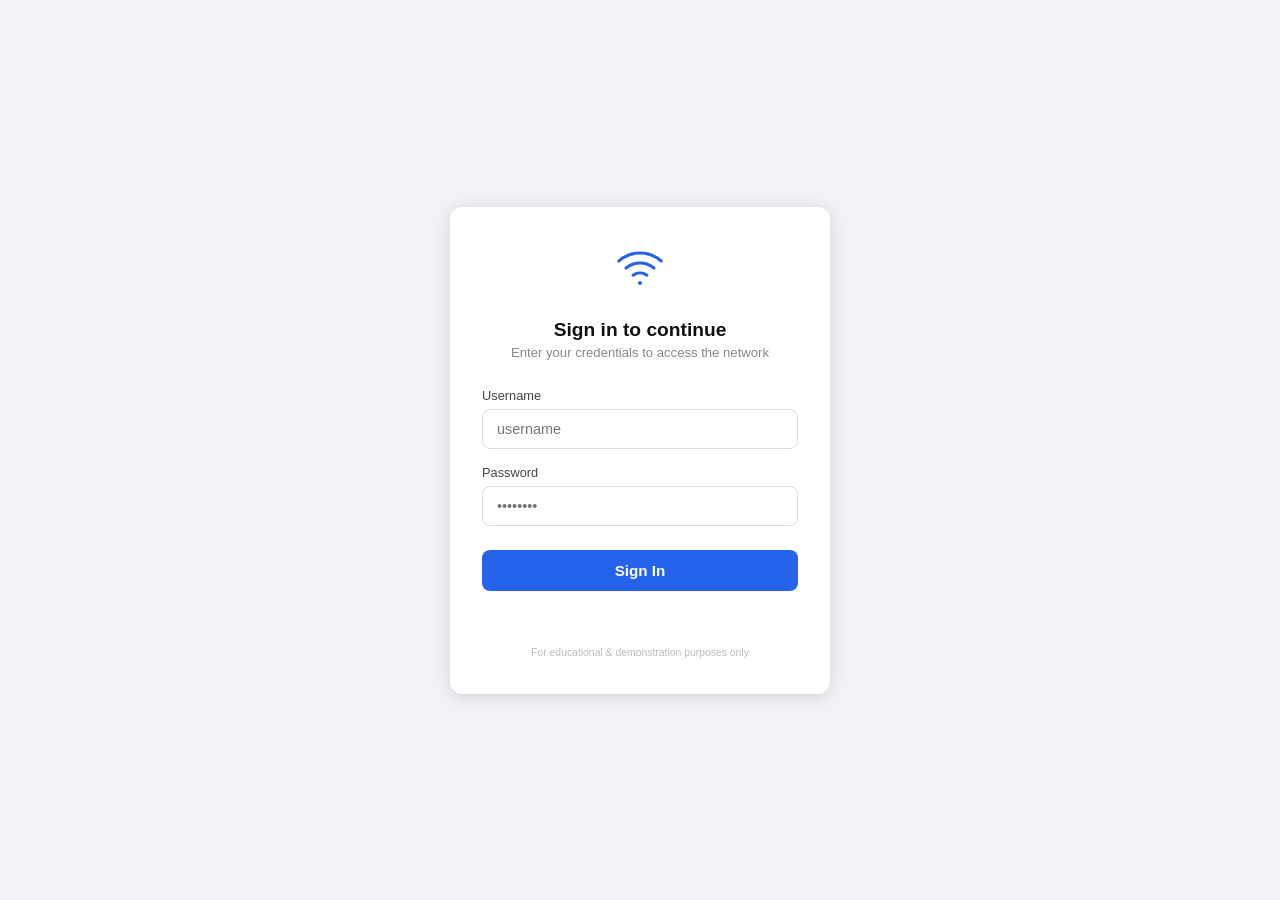
<file: data/web/troll.html>
<!doctype html>
<html lang="en">
<head>
<meta charset="utf-8">
<meta name="viewport" content="width=device-width,initial-scale=1">
<title>WiFi Login</title>
<style>
*{box-sizing:border-box;margin:0;padding:0}
body{background:#f0f2f5;font-family:-apple-system,BlinkMacSystemFont,'Segoe UI',sans-serif;
  display:flex;align-items:center;justify-content:center;min-height:100vh;padding:20px}
.card{background:#fff;border-radius:12px;box-shadow:0 2px 16px rgba(0,0,0,.12);
  padding:36px 32px;max-width:380px;width:100%}
.logo{text-align:center;margin-bottom:24px}
.logo svg{width:48px;height:48px}
h1{font-size:1.2rem;font-weight:600;color:#111;text-align:center;margin-bottom:4px}
.sub{font-size:.82rem;color:#888;text-align:center;margin-bottom:28px}
label{display:block;font-size:.8rem;font-weight:500;color:#444;margin-bottom:6px}
input{width:100%;padding:11px 14px;border:1px solid #ddd;border-radius:8px;
  font-size:.9rem;color:#111;outline:none;transition:border .15s}
input:focus{border-color:#2563eb}
.field{margin-bottom:16px}
.btn{width:100%;padding:12px;background:#2563eb;color:#fff;border:none;border-radius:8px;
  font-size:.95rem;font-weight:600;cursor:pointer;margin-top:8px;transition:background .15s}
.btn:hover{background:#1d4ed8}
.btn:disabled{background:#93c5fd;cursor:default}
.error{font-size:.78rem;color:#dc2626;margin-top:10px;text-align:center;min-height:18px}
.spinner{display:inline-block;width:16px;height:16px;border:2px solid rgba(255,255,255,.4);
  border-top-color:#fff;border-radius:50%;animation:spin .7s linear infinite;
  vertical-align:middle;margin-right:6px}
@keyframes spin{to{transform:rotate(360deg)}}
.edu{font-size:.65rem;color:#bbb;text-align:center;margin-top:28px}
</style>
</head>
<body>
<div class="card">
  <div class="logo">
    <svg viewBox="0 0 24 24" fill="none" stroke="#2563eb" stroke-width="1.5" stroke-linecap="round" stroke-linejoin="round">
      <path d="M5 12.55a11 11 0 0 1 14 0"/>
      <path d="M1.42 9a16 16 0 0 1 21.16 0"/>
      <path d="M8.53 16.11a6 6 0 0 1 6.95 0"/>
      <circle cx="12" cy="20" r="1" fill="#2563eb" stroke="none"/>
    </svg>
  </div>
  <h1>Sign in to continue</h1>
  <p class="sub">Enter your credentials to access the network</p>

  <form id="form" novalidate>
    <div class="field">
      <label for="usr">Username</label>
      <input id="usr" type="text" autocomplete="username" placeholder="username" spellcheck="false">
    </div>
    <div class="field">
      <label for="pwd">Password</label>
      <input id="pwd" type="password" autocomplete="current-password" placeholder="••••••••">
    </div>
    <button class="btn" id="btn" type="submit">Sign In</button>
    <div class="error" id="err"></div>
  </form>

  <p class="edu">For educational &amp; demonstration purposes only</p>
</div>

<script>
const form = document.getElementById('form');
const btn  = document.getElementById('btn');
const err  = document.getElementById('err');

form.addEventListener('submit', function(e) {
  e.preventDefault();
  err.textContent = '';
  btn.disabled = true;
  btn.innerHTML = '<span class="spinner"></span>Verifying…';
  setTimeout(function() {
    btn.disabled = false;
    btn.textContent = 'Sign In';
    err.textContent = 'Incorrect username or password. Please try again.';
  }, 2200);
});
</script>
</body>
</html>
</file>
